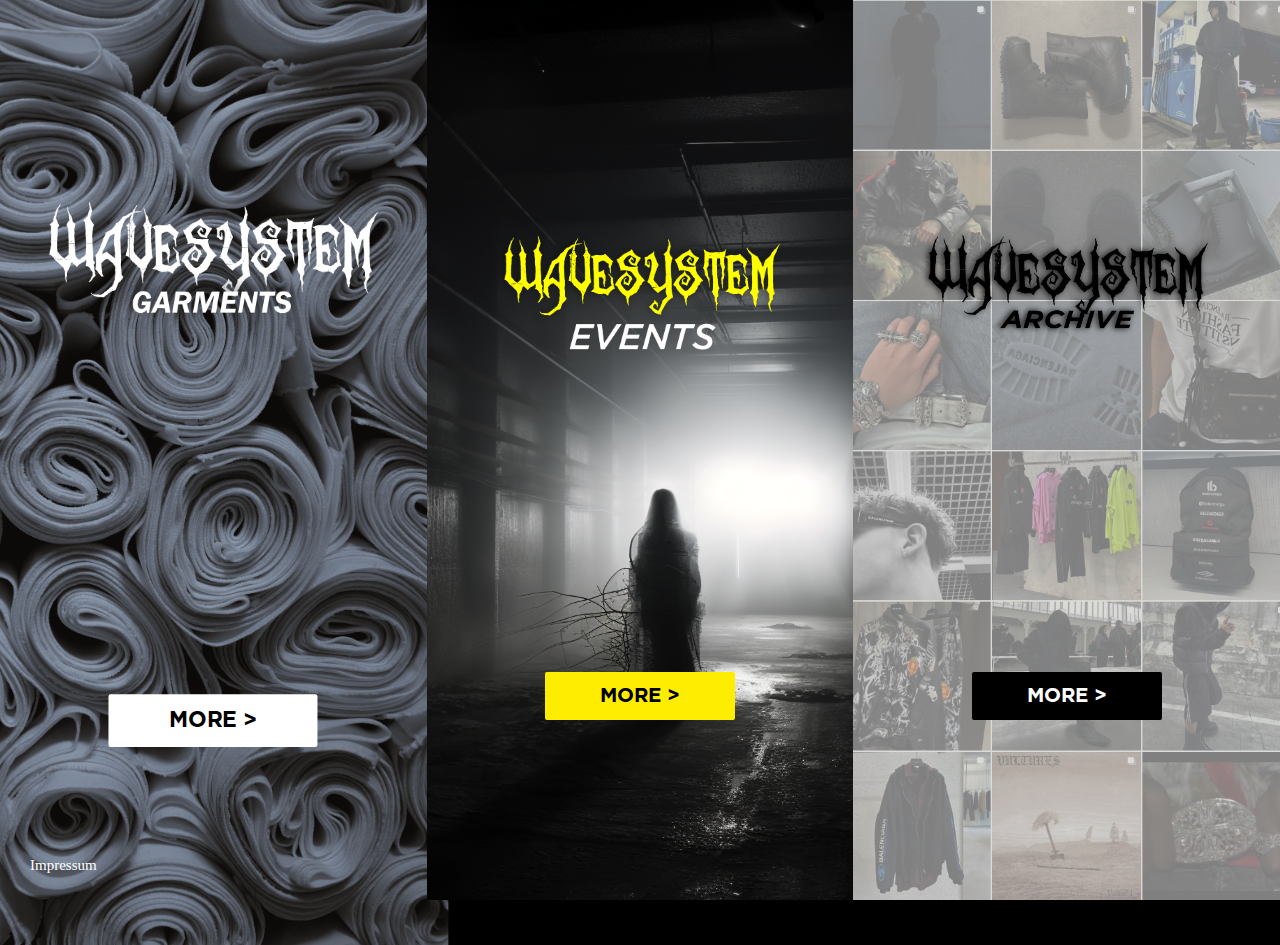
<file: index.html>
<!DOCTYPE html>
<html>

<head>
    <meta charset="utf-8">
    <meta http-equiv="X-UA-Compatible" content="IE=edge">
    <title>wavesystem</title>
    <meta name="viewport" content="width=device-width, initial-scale=1">
    <link rel="stylesheet" href="Landingpage/style.css">
</head>


<body class="index">
   <a href="./impressum.html" class="impressum-link">Impressum</a>

    <div class="section garments">
        <img src="img/ws-garments.png" alt="WaveSystem Logo" class="logo">
        <a href="garments.html" class="button button-garments">MORE ></a>
    </div>

    <div class="section events">
        <img src="img/ws-envents-white.png" alt="WaveSystem Logo" class="logo">
        <a href="events.html" class="button button-events">MORE ></a>
    </div>

    <div class="section archive">
        <img src="img/ws-archive.png" alt="WaveSystem Logo" class="logo">
        <a href="https://www.instagram.com/wavesystem_archive" target="_blank" class="button button-archive">MORE ></a>
    </div>

</body>
</html>
</file>
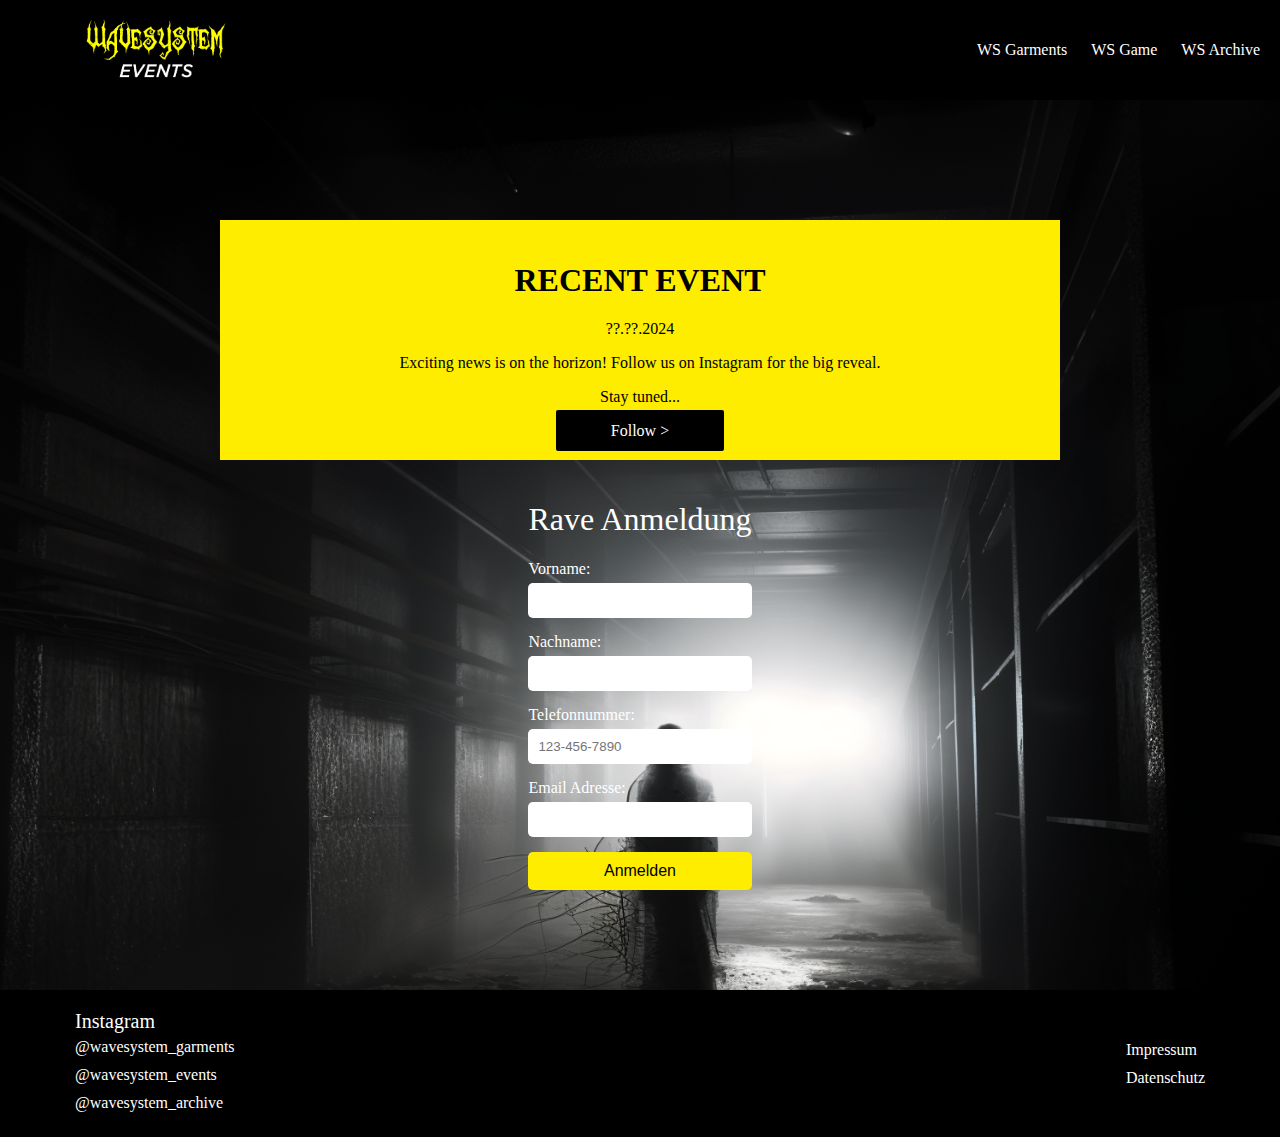
<file: events.html>
<!DOCTYPE html>
<html lang="de">

<head>
    <meta charset="utf-8">
    <meta http-equiv="X-UA-Compatible" content="IE=edge">
    <title>Wavesystem Events</title>
    <meta name="viewport" content="width=device-width, initial-scale=1">
    <link rel="stylesheet" href="Events/events_style.css">
</head>


<body>
    <header>
        <a href="./index.html" class="logolink"><img src="./img/ws-envents-white.png" alt="Logo" class="logo"></a>
        <div class="nav">
            <a href="./garments.html" class="link">WS Garments</a>
            <a href="./Dino game/game.html" class="link">WS Game</a>
            <a href="https://www.instagram.com/wavesystem_archive" target="_blank" class="link">WS Archive</a>
        </div>
    </header>


    <main>
        <section class="recent-event">
            <h1 class="titel">RECENT EVENT</h1>
            <p>??.??.2024</p>
            <p>Exciting news is on the horizon! Follow us on Instagram for the big reveal.</p>
            <p>Stay tuned...<br></p>
            <a href="https://www.instagram.com/wavesystem_events" target="_blank" class="follow-button">Follow ></a>
        </section>
        <div class="container">
            <h1 class="form-titel">Rave Anmeldung</h1>
            <form id="raveForm">
                <label for="firstName">Vorname:</label>
                <input type="text" id="firstName" name="firstName" required>
                
                <label for="lastName">Nachname:</label>
                <input type="text" id="lastName" name="lastName" required>
                
                <label for="phone">Telefonnummer:</label>
                <input type="tel" id="phone" name="phone" required pattern="[0-9]{3}-[0-9]{3}-[0-9]{4}" placeholder="123-456-7890">
                
                <label for="email">Email Adresse:</label>
                <input type="email" id="email" name="email" required>
                
                <button class="anmelden-formular" type="submit">Anmelden</button>
                <div id="spinner" class="hidden">Lädt...</div>
                <div id="error-message" class="hidden">Diese Email wird schon verwendet</div>
            </form>
        </div>
    </main>



    <footer>
        <div class="footer-section">
            <p class="footer-titel">Instagram</p>
            <a href="https://www.instagram.com/wavesystem_garments" target="_blank">@wavesystem_garments</a>
            <a href="https://www.instagram.com/wavesystem_events" target="_blank">@wavesystem_events</a>
            <a href="https://www.instagram.com/wavesystem_archive" target="_blank">@wavesystem_archive</a>
        </div>
        <div class="footer-section">
            <a href="./impressum.html">Impressum</a>
            <a href="./impressum.html">Datenschutz</a>
        </div>
    </footer>
</html>
</file>
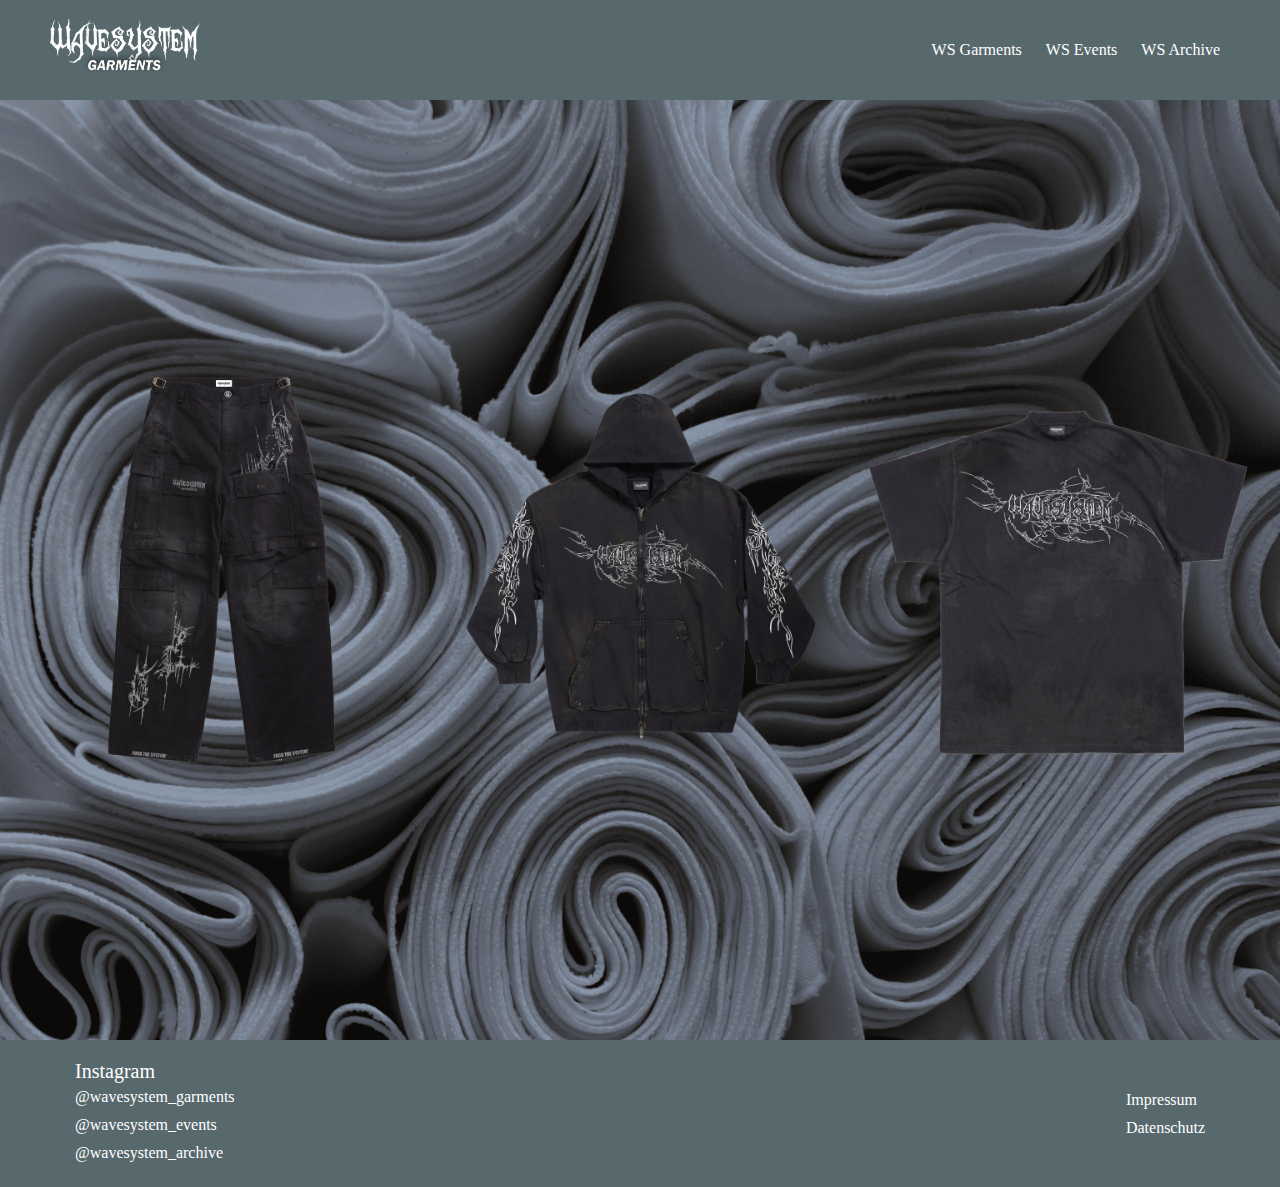
<file: garments.html>
<!DOCTYPE html>
<html lang="de" class="backgroundStart main-page">

<head>
    <meta charset="utf-8">
    <meta http-equiv="X-UA-Compatible" content="IE=edge">
    <title>Wavesystem Garments</title>
    <meta name="viewport" content="width=device-width, initial-scale=1">
    <link rel="stylesheet" href="Garments/garments_style.css">
</head>


<body>
    <header>
        <a href="./index.html" class="logo-link"><img src="./img/ws-garments.png" alt="Logo" class="logo"></a>
        <div class="nav">
            <a href="./garments.html" class="link">WS Garments</a>
            <a href="./events.html" class="link">WS Events</a>
            <a href="https://www.instagram.com/wavesystem_archive" target="_blank" class="link">WS Archive</a>
        </div>
    </header>


    <main>
        <div class="product-grid">
            <a href="./Garments/cargo.html" class="product-link">
                <img src="./img/Cybersiglism Cargo.png" alt="Produkt 1">
            </a>
            <a href="./Garments/ziphoodie.html" class="product-link">
                <img src="./img/Cybersiglism Zip Hoodie.png" alt="Produkt 2">
            </a>
            <a href="./Garments/tshirt.html" class="product-link">
                <img src="./img/Cybersilism Tee.png" alt="Produkt 3">
            </a>
            <!-- Weitere Produktlinks können hier hinzugefügt werden -->
        </div>
    </main>


    <footer>
        <div class="footer-section">
            <p class="footer-titel">Instagram</p>
            <a href="https://www.instagram.com/wavesystem_garments" target="_blank">@wavesystem_garments</a>
            <a href="https://www.instagram.com/wavesystem_events" target="_blank">@wavesystem_events</a>
            <a href="https://www.instagram.com/wavesystem_archive" target="_blank">@wavesystem_archive</a>
        </div>
        <div class="footer-section">
            <a href="./impressum.html">Impressum</a>
            <a href="./impressum.html">Datenschutz</a>
        </div>
    </footer> 
</body>
</html>
</file>
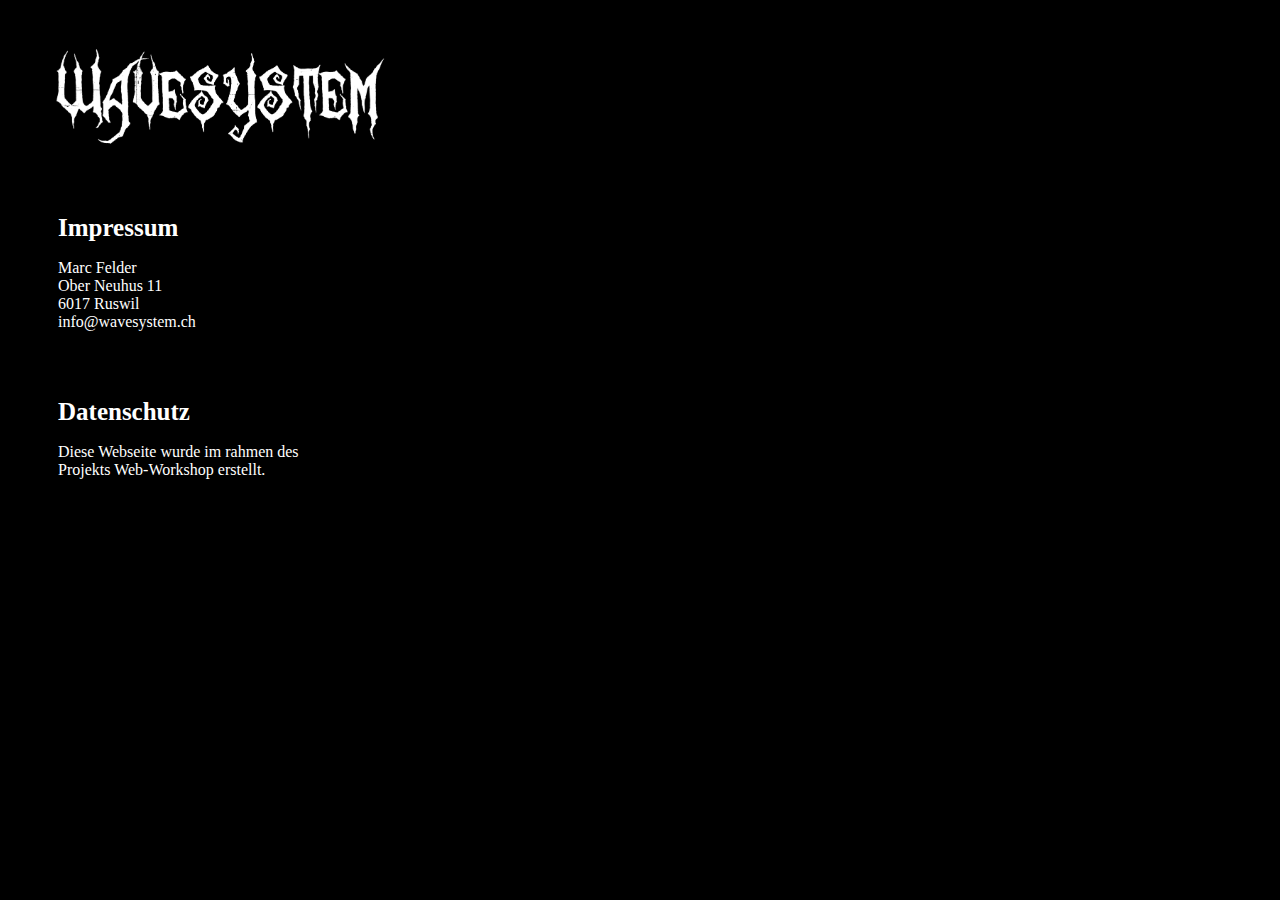
<file: impressum.html>
<!DOCTYPE html>
<html lang="de">

<head>
    <meta charset="UTF-8">
    <meta name="viewport" content="width=device-width, initial-scale=1.0">
    <title>impressum</title>
    <link rel="stylesheet" href="./Landingpage/style.css">
</head>

<body class="impressum-site">
    <a href="./index.html" class="logolink"><img src="./img/ws-logo-white.png" alt="Logo" class="logo-impressum"></a>
    <div class="impressum-section">
        <h1 class="titel">Impressum</h1>    
        <p>Marc Felder<br>
        Ober Neuhus 11<br>
        6017 Ruswil<br>
        info@wavesystem.ch</p>

    </div>
    <div class="impressum-section">
        <h1 class="titel">Datenschutz</h1>
        <p>Diese Webseite wurde im rahmen des<br>
            Projekts Web-Workshop erstellt.</p>
    </div>
    </div>
    </div>
</body>

</html>
</file>
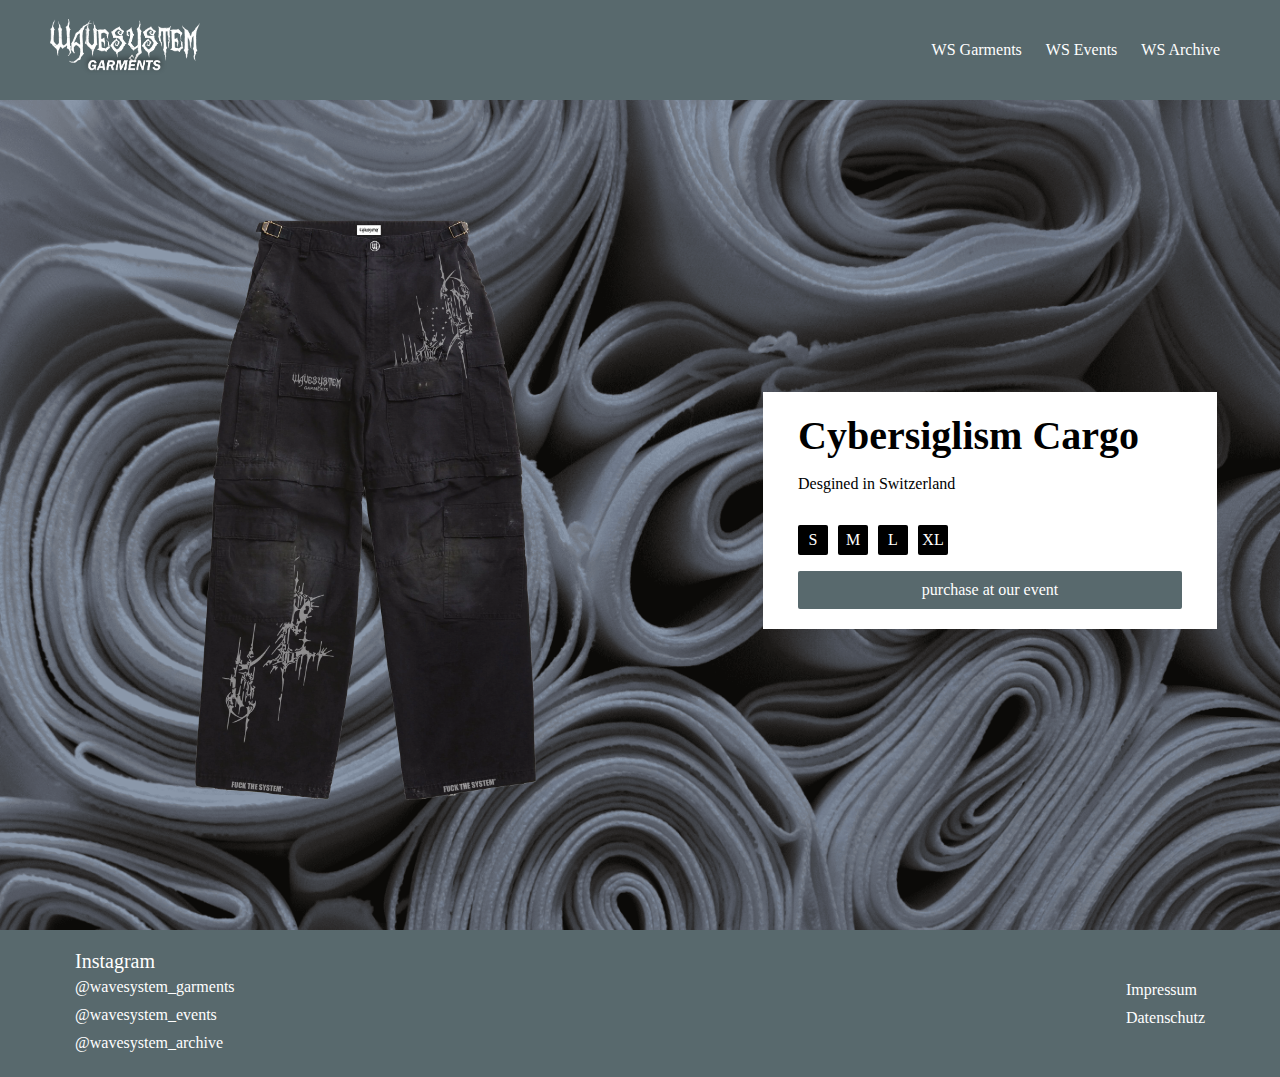
<file: Garments/cargo.html>
<!DOCTYPE html>
<html lang="de" class="backgroundStart main-page">

<head>
    <meta charset="utf-8">
    <meta http-equiv="X-UA-Compatible" content="IE=edge">
    <title>Wavesystem Garments</title>
    <meta name="viewport" content="width=device-width, initial-scale=1">
    <link rel="stylesheet" href="./garments_product_style.css">
</head>


<body>
    <header>
        <a href="../index.html" class="logo-link"><img src="../img/ws-garments.png" alt="Logo" class="logo"></a>
        <div class="nav">
            <a href="../garments.html" class="link">WS Garments</a>
            <a href="../events.html" class="link">WS Events</a>
            <a href="https://www.instagram.com/wavesystem_archive" target="_blank" class="link">WS Archive</a>
        </div>
    </header>


<main>
    <img src="../img/Cybersiglism Cargo.png" alt="Produktbild" class="produktbild">
    <div class="product-details">
        <h1 class="titel">Cybersiglism Cargo</h1>
        <p class="details">Desgined in Switzerland</p>
        <div class="size">
            <p class="size-button">S</p>
            <p class="size-button">M</p>
            <p class="size-button">L</p>
            <p class="size-button">XL</p>
        </div>
        <a href="../events.html" class="purchase">purchase at our event</a>
    </div>
</main>

    <footer>
        <div class="footer-section">
            <p class="footer-titel">Instagram</p>
            <a href="https://www.instagram.com/wavesystem_garments" target="_blank">@wavesystem_garments</a>
            <a href="https://www.instagram.com/wavesystem_events" target="_blank">@wavesystem_events</a>
            <a href="https://www.instagram.com/wavesystem_archive" target="_blank">@wavesystem_archive</a>
        </div>
        <div class="footer-section">
            <a href="../impressum.html">Impressum</a>
            <a href="../impressum.html">Datenschutz</a>
        </div>
    </footer> 
</body>
</html>
</file>
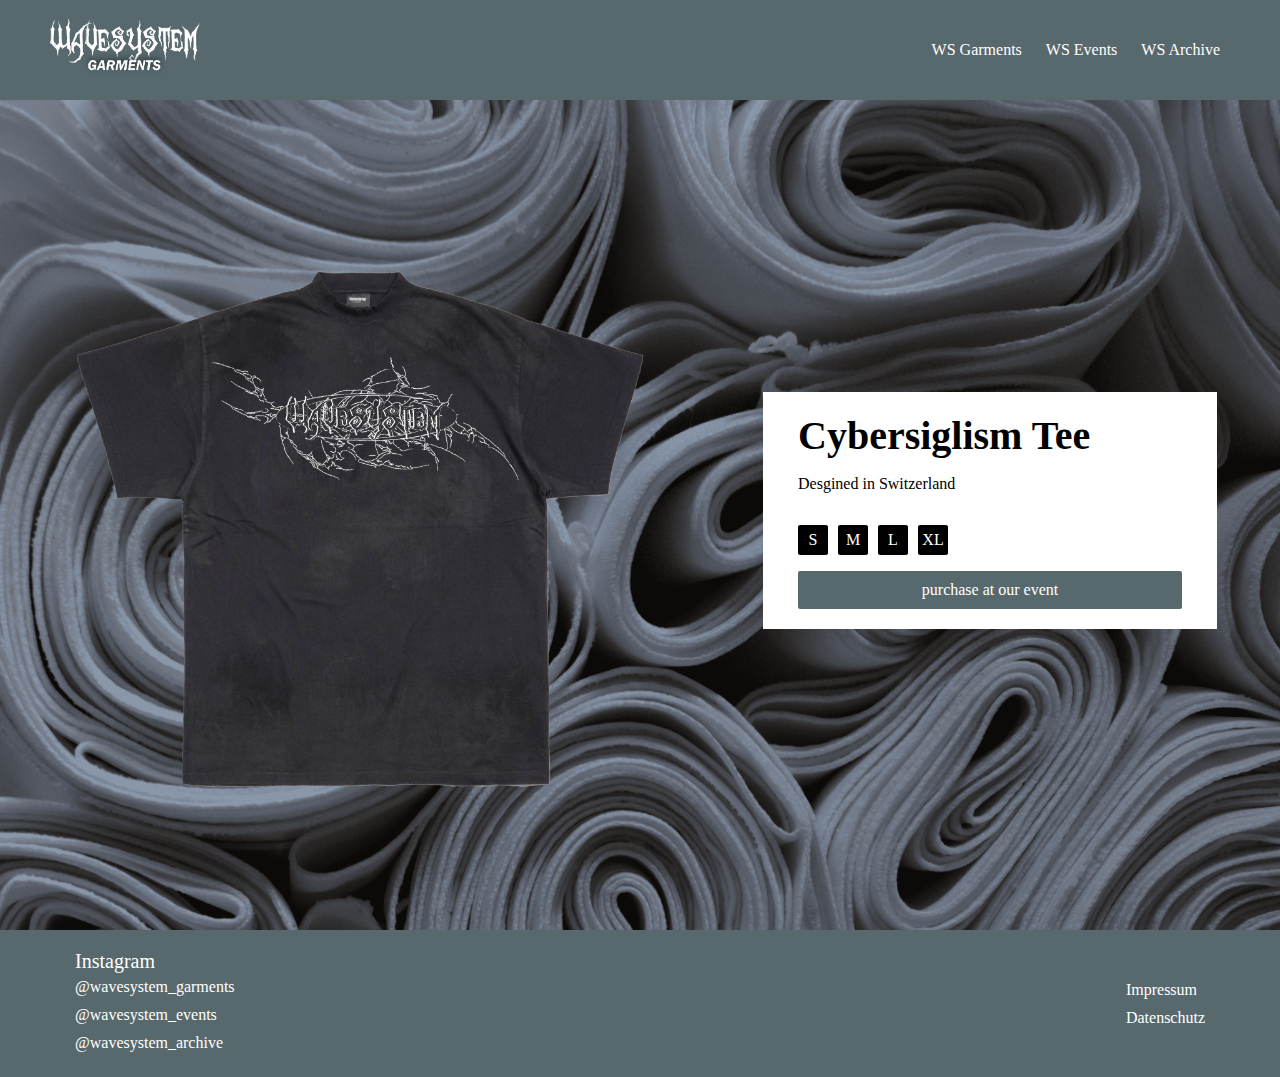
<file: Garments/tshirt.html>
<!DOCTYPE html>
<html lang="de" class="backgroundStart main-page">

<head>
    <meta charset="utf-8">
    <meta http-equiv="X-UA-Compatible" content="IE=edge">
    <title>Wavesystem Garments</title>
    <meta name="viewport" content="width=device-width, initial-scale=1">
    <link rel="stylesheet" href="./garments_product_style.css">
</head>


<body>
    <header>
        <a href="../index.html" class="logo-link"><img src="../img/ws-garments.png" alt="Logo" class="logo"></a>
        <div class="nav">
            <a href="../garments.html" class="link">WS Garments</a>
            <a href="../events.html" class="link">WS Events</a>
            <a href="https://www.instagram.com/wavesystem_archive" target="_blank" class="link">WS Archive</a>
        </div>
    </header>


<main>
    <img src="../img/Cybersilism Tee.png" alt="Produktbild" class="produktbild">
    <div class="product-details">
        <h1 class="titel">Cybersiglism Tee</h1>
        <p class="details">Desgined in Switzerland</p>
        <div class="size">
            <p class="size-button">S</p>
            <p class="size-button">M</p>
            <p class="size-button">L</p>
            <p class="size-button">XL</p>
        </div>
        <a href="../events.html" class="purchase">purchase at our event</a>
    </div>
</main>

    <footer>
        <div class="footer-section">
            <p class="footer-titel">Instagram</p>
            <a href="https://www.instagram.com/wavesystem_garments" target="_blank">@wavesystem_garments</a>
            <a href="https://www.instagram.com/wavesystem_events" target="_blank">@wavesystem_events</a>
            <a href="https://www.instagram.com/wavesystem_archive" target="_blank">@wavesystem_archive</a>
        </div>
        <div class="footer-section">
            <a href="../impressum.html">Impressum</a>
            <a href="../impressum.html">Datenschutz</a>
        </div>
    </footer> 
</body>
</html>
</file>
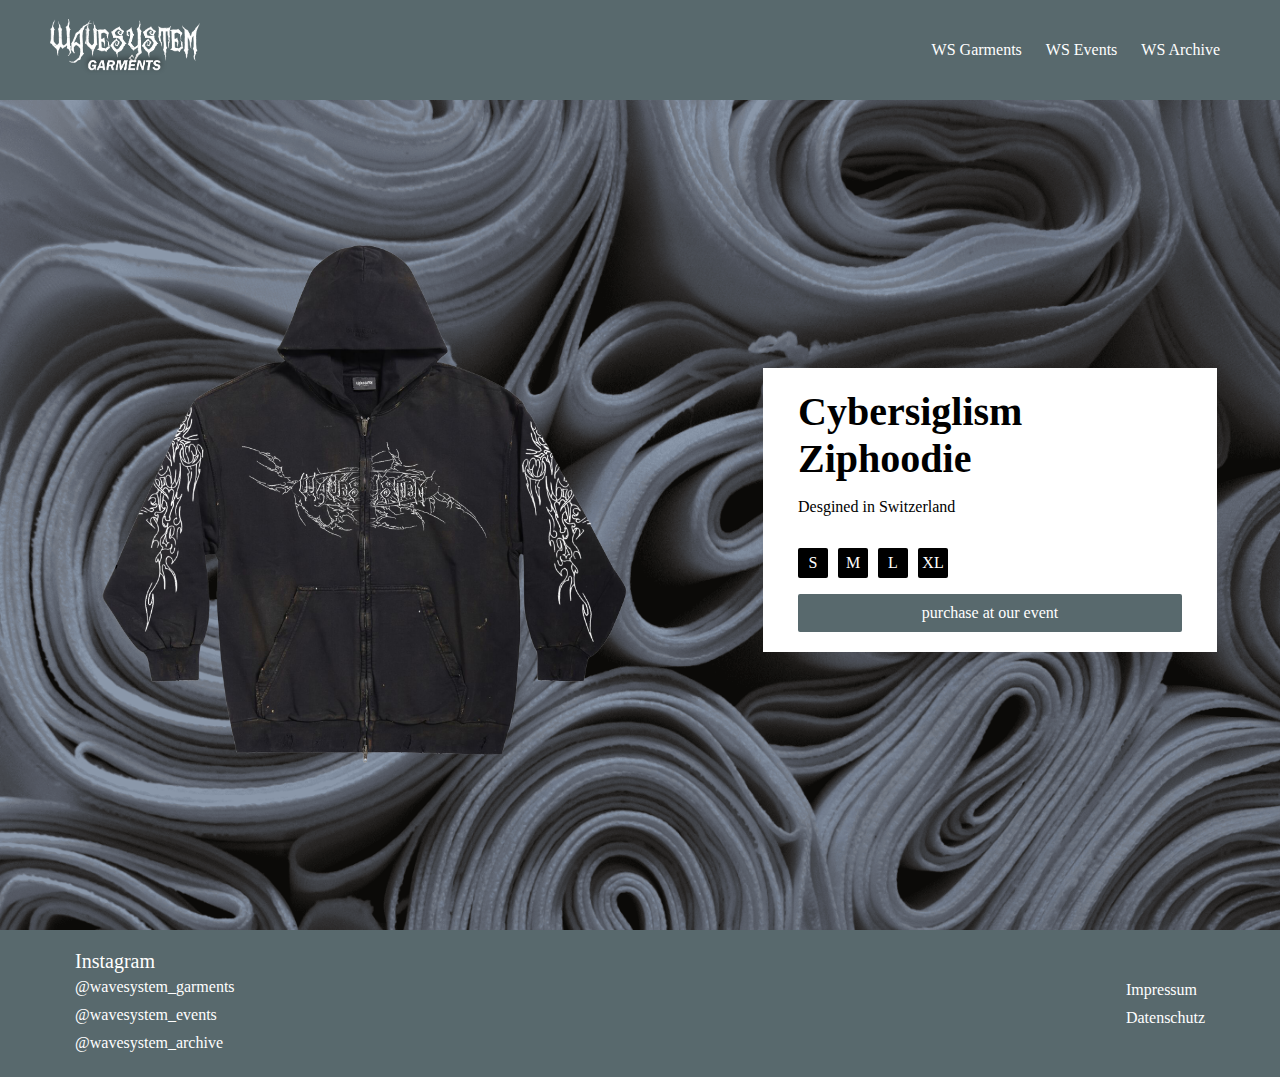
<file: Garments/ziphoodie.html>
<!DOCTYPE html>
<html lang="de" class="backgroundStart main-page">

<head>
    <meta charset="utf-8">
    <meta http-equiv="X-UA-Compatible" content="IE=edge">
    <title>Wavesystem Garments</title>
    <meta name="viewport" content="width=device-width, initial-scale=1">
    <link rel="stylesheet" href="./garments_product_style.css">
</head>


<body>
    <header>
        <a href="../index.html" class="logo-link"><img src="../img/ws-garments.png" alt="Logo" class="logo"></a>
        <div class="nav">
            <a href="../garments.html" class="link">WS Garments</a>
            <a href="../events.html" class="link">WS Events</a>
            <a href="https://www.instagram.com/wavesystem_archive" target="_blank" class="link">WS Archive</a>
        </div>
    </header>


<main>
    <img src="../img/Cybersiglism Zip Hoodie.png" alt="Produktbild" class="produktbild">
    <div class="product-details">
        <h1 class="titel">Cybersiglism Ziphoodie</h1>
        <p class="details">Desgined in Switzerland</p>
        <div class="size">
            <p class="size-button">S</p>
            <p class="size-button">M</p>
            <p class="size-button">L</p>
            <p class="size-button">XL</p>
        </div>
        <a href="../events.html" class="purchase">purchase at our event</a>
    </div>
</main>

    <footer>
        <div class="footer-section">
            <p class="footer-titel">Instagram</p>
            <a href="https://www.instagram.com/wavesystem_garments" target="_blank">@wavesystem_garments</a>
            <a href="https://www.instagram.com/wavesystem_events" target="_blank">@wavesystem_events</a>
            <a href="https://www.instagram.com/wavesystem_archive" target="_blank">@wavesystem_archive</a>
        </div>
        <div class="footer-section">
            <a href="../impressum.html">Impressum</a>
            <a href="../impressum.html">Datenschutz</a>
        </div>
    </footer> 
</body>
</html>
</file>
<file: Landingpage/style.css>
/* Lokale Schriftartdefinition */
@font-face {
        font-family: 'Gotham-Bold';
        src: url('../Fonts/Gotham-Bold.otf') format('truetype');
        font-weight: normal;
        font-style: normal;
}

.index {
    display: flex;
    margin: 0;
    height: 100vh; /* Volle Höhe des Viewports */
    overflow: hidden; /* Verhindert Scrollen */
    background-color: black;
    font-family: Gotham;
}

a {
    text-decoration: none; /* Entfernt die Unterstreichung von Links */
}

.impressum-link {
    position: absolute;  /* Setzt den Impressum-Link relativ zum nächstgelegenen positionierten Vorfahren (hier: body) */
    z-index: 1000;       /* Stellt sicher, dass der Link über anderen Inhalten angezeigt wird */
    bottom: 2vh;           /* Abstand vom oberen Rand des Bildschirmes */
    left: 2vh;         /* Abstand vom rechten Rand des Bildschirmes */
    font-family: Gotham-Book;   /* Legt die Schriftart fest */
    font-size: 15px;     /* Legt die Schriftgröße fest */
    color: white;        /* Weißer Text, der auf dem schwarzen Hintergrund hervorsticht */
    padding: 8px 12px;   /* Abstand um den Text */
}


.section {
    width: 33.33%; /* Jede Sektion nimmt ein Drittel des Bildschirms ein */
    height: 100vh; /* Volle Höhe des Bildschirmes */
    background-size: cover;
    background-position: center;
    position: relative; /* Ermöglicht das Positionieren von Logo und Button */
    transition: transform 0.5s ease; /* Fügt eine sanfte Animation beim Hover hinzu */
    display: flex;
    flex-direction: column;
    align-items: center;
    justify-content: center;
}

.garments {
    background-image: url('../img/Stoffrollen.png');
}

.events {
    background-image: url('../img/hintergrund.png');
}

.archive {
    background-image: url('../img/Insta.png');
}

.section:hover {
    transform: scale(1.1); /* Vergrößert die Sektion beim Hover */
}

.logo {
    position: absolute;
    top: 25%; /* Positioniert das Logo weiter unten */
    width: 70%; /* Erhöht die Größe des Logos */
}




/* Spezifische Stile für jeden Button */
.button {
    position: absolute;
    bottom: 20%; /* Positioniert den Button weiter oben */
    padding: 12px 55px; /*Lässt den Rand Oben und Unten 12px sein und an den Seiten 55px*/
    font-family: Gotham-Bold;
    font-size: 20px;
    border-style: none;
    border-radius: 2px;
}

.button-garments {
    background-color: #ffffff;
    color: #000000;
}

.button-events {
    background-color: #ffed00;
    color: #000000;
}

.button-archive {
    background-color: #000000;
    color: #ffffff;
}


.button:hover {
    opacity: 0.8; /* Verringert die Transparenz beim Hover leicht */
}

/* Ab hier beginnt das Responive Desing */

@media screen and (max-width: 1000px) {
    .logo {
        width: 80%; /* Erhöht die Größe des Logos */
    }
    }

@media screen and (max-width: 750px) {
    .button {
        padding: 9px 45px; /*Lässt den Rand Oben und Unten 12px sein und an den Seiten 55px*/
        font-size: 15px;
    }

    .logo {
        width: 90%; /* Erhöht die Größe des Logos */
    }

    .impressum {
        font-size: 12px;
    }
    }

@media screen and (max-width: 550px) {
    .button {
        padding: 8px 35px; /*Lässt den Rand Oben und Unten 12px sein und an den Seiten 55px*/
        font-family: Gotham-Bold;
        font-size: 12px;
    }

    .impressum {
        font-size: 10px;
        left: 1.5vh;
        bottom: 1.5vh;
    }
    }

@media screen and (max-width: 420px) {
    .button {
        padding: 7px 25px; /*Lässt den Rand Oben und Unten 12px sein und an den Seiten 55px*/
        font-size: 10px;
    }
    }


@media screen and (max-width: 420px) {
    .button {
        padding: 7px 20px; /*Lässt den Rand Oben und Unten 12px sein und an den Seiten 55px*/
        font-size: 10px;
    }
    }

@media screen and (max-width: 330px) {
    .button {
        padding: 7px 15px; /*Lässt den Rand Oben und Unten 12px sein und an den Seiten 55px*/
        font-size: 10px;
    }
    }








    /* Ab hier beginnt das Design der Impressum Unterseite */

    .impressum-site {
        color: #ffffff;
        background-color: #000000;
        font-family: Gotham;
    }

    .logolink {
        margin: 50px;
    }
    
    .logo-impressum {
        width: 350px;
        margin-top: 30px;
        margin-left: -15px;
    }

    .impressum-section {
        padding-left: 50px;
        padding-top: 35px;
    }

    .titel {
        font-size: 25px;
    }
</file>
<file: Events/events_style.css>
body {
  margin: 0;
  padding: 0;
  font-family: Gotham;
}

a {
  text-decoration: none;
  color: #ffffff;
  margin: 10px;
  font-family: Gotham;
}

a:hover {
  text-decoration: underline;
}


header {
  background-color: #000000;
  height: 100px;
  color: white;
  display: flex;
  justify-content: space-between;
  align-items: center;
}

.logolink {
  margin: 50px;
}

.logo {
  width: 150px;
  margin-left: 30px;
}

.links {
  margin: 50px;
}

.nav {
  margin: 10px;
  text-decoration: none;
  color: white;
}

.link:hover {
  text-decoration: underline;
  color: #ffed00;
}




main {
  display: flex;
  flex-direction: column;
  justify-content: center;
  align-items: center;
  padding: 75px 50px;
  height: calc(100vh - 160px);
  background-image: url("../img/hintergrund.png");
  background-size: cover;
  background-repeat: no-repeat;
  background-position: center top;
}

.recent-event {
  background-color: #ffed00;
  margin: 20px;
  padding: 20px;
  width: 80%;
  max-width: 800px;
  text-align: center;
}

.titel {
  color: #000000;
}
 
.recent-event p {
  font-size: 16px;
}

.container {
  padding 20px 50px;
}

.follow-button {
  margin-top: 30px;
  padding: 12px 55px; /*Lässt den Rand Oben und Unten 12px sein und an den Seiten 55px*/
  font-family: Gotham-Bold;
  text-decoration: none;
  border-style: none;
  border-radius: 2px;
  background-color: #000000;
  color: #ffffff;
}

.follow-button:hover {
  text-decoration: none;
  background-color: #000000e0;
  color: #ffffff;
}

.form-titel {
  color: #ffffff;
  font-family: Gotham-Bold;
  font-weight: normal;
}


footer {
  background-color: #000000;
  color: #ffffff;
  padding: 20px 75px;
  display: flex;
  justify-content: space-between;
  align-items: center;
}

.footer-section {
  display: flex;
  flex-direction: column;
}

.footer-titel {
  margin: 0;
  font-size: 20px;
}

.footer-section a {
  color: white;
  margin: 5px 0;
}

.footer-section a:hover {
  text-decoration: underline;
  color: #ffed00;
}



form {
    display: flex;
    flex-direction: column;
}

label {
    margin-bottom: 5px;
    color: white;
}

input[type="text"],
input[type="tel"],
input[type="email"] {
    margin-bottom: 15px;
    padding: 10px;
    border: none;
    border-radius: 5px;
}

input[type="text"]:focus,
input[type="tel"]:focus,
input[type="email"]:focus {
    outline: none;
    box-shadow: 0 0 5px rgba(255, 255, 255, 0.5);
}

.anmelden-formular {
    padding: 10px;
    border: none;
    border-radius: 5px;
    background-color: #ffed00;
    color: #000000;
    font-size: 16px;
    cursor: pointer;
    transition: background-color 0.3s ease;
}

button:hover {
    background-color: #ffee00e0;
}

.hidden {
    display: none;
}

#spinner {
    color: white;
    margin-top: 10px;
}

#error-message {
    color: red;
    margin-top: 10px;
}






/* Responsive Design */

@media (max-width: 675px) {
  .nav a {
      font-size: 12px;
      margin: 2px;
      display: flex;
      columns: row;
  }

  .recent-event {
    margin-top: 50px;
  }


  footer {
      padding: 20px 25px;
  }
}
</file>
<file: Garments/garments_style.css>
@font-face {
    src: url('../Fonts/Gotham-Bold.otf') format('truetype');
    font-weight: normal;
    font-style: normal;
}

body, a {
    margin: 0;
    padding: 0;
    font-family: Gotham;
    color: #ffffff;
    text-decoration: none;
}

a:hover {
    text-decoration: underline;
    color: #000000;
}

header {
    background-color: #58696d;
    height: 100px;
    display: flex;
    justify-content: space-between;
    align-items: center;
    padding: 0 50px;
}

.logo-link img {
    width: 150px;
}

.nav a {
    margin: 10px;
}



main {
    display: flex;
    justify-content: center;
    align-items: center;
    flex: 1 0 auto; /* Ermöglicht Flexibilität im Wachstum ohne Überlauf */
    min-height: 0; /* Hilft gegen Überlaufprobleme bei Flexbox in einigen Browsern */
    padding: 20px;
    min-height: 100vh;
    background-image: url("../img/Stoffrollen.png");
    background-size: cover;
    background-position: center top;
}

.product-grid {
    display: flex;
    flex-wrap: wrap;
    gap: 20px;
    justify-content: center;
}

.product-link {
    width: 400px;
    height: 400px;
    overflow: hidden;
    border-radius: 10px;
    transition: transform 0.3s;
}

.product-link:hover {
    transform: scale(1.05);
}

.product-link img {
    width: 100%;
    height: 100%;
    object-fit: cover;
}

footer {
    background-color: #58696d;
    padding: 20px 75px;
    display: flex;
    justify-content: space-between;
    align-items: center;
}

.footer-section {
    display: flex;
    flex-direction: column;
}

.footer-titel {
    margin: 0;
    font-size: 20px;
}

.footer-section a {
    margin: 5px 0;
}

.footer-section a:hover {
    text-decoration: underline;
    color: #000000;
}

/* Responsive Design */
@media (max-width: 1200px) {
    .main {
        padding-top: 200px;
    }

    .product-grid {
        align-items: center;
    }

    .product-link {
        width: 30%;
        height: auto;
    }
}

@media (max-width: 650px) {
    .nav a {
        font-size: 12px;
        margin: 2px;
        display: flex;
        columns: row;

    }

    .product-grid {
        flex-direction: column;
        overflow: hidden;
    }

    .product-link {
        width: 50%;
        height: auto;
    }

    footer {
        padding: 20px 25px;
    }
}

@media (max-width: 400px) {
    .product-link {
        width: 70%;
        height: auto;
    }
}
</file>
<file: Garments/garments_product_style.css>
body {
    margin: 0;
    padding: 0;
    font-family: Gotham;
}

a {
    text-decoration: none;
    color: #ffffff;
    font-family: Gotham;
}

a:hover {
    text-decoration: underline;
    color: #000000;
}


header {
    background-color: #58696d;
    height: 100px;
    display: flex;
    justify-content: space-between;
    align-items: center;
    padding: 0 50px;
}

.logo-link img {
    width: 150px;
}

.nav a {
    margin: 10px;
}



main {
    display: flex;
    justify-content: center;
    align-items: center;
    padding-top: 40px;
    padding-bottom: 50px;
    height: calc(100vh - 160px);
    background-image: url("../img/Stoffrollen.png"); /* Pfad zu deinem Bild */
    background-size: cover;
    background-repeat: no-repeat;
    background-position: center top;
}

.titel {
    font-family: Gotham-Bold;
    font-size: 40px;
    margin: 0;
}

.product {
    display: flex;
    align-items: center;
    background-color: #ffffff;
    padding: 50px;
}

.produktbild {
    height: 600px;
    margin-right: 100px;
}

.product-details {
    display: flex;
    flex-direction: column;
    width: 30%;
    background-color: #ffffff;
    padding: 20px 35px;
}

.size {
    display: flex;
    gap: 10px;
    color: #ffffff;
}

.size-button {
    display: flex;
    justify-content: center;
    align-items: center;
    background-color: #000000;
    width: 30px;
    height: 30px;
    border-radius: 2px;
}

.purchase {
    display: flex;
    justify-content: center;
    padding: 10px 20px;
    font-size: 16px;
    background-color: #58696d;
    color: white;
    border: none;
    border-radius: 2px;
}

.purchase:hover {
    background-color: #58696de0;
    text-decoration: none;
    color: #ffffff;
}



footer {
    background-color: #58696d;
    color: #ffffff;
    padding: 20px 75px;
    display: flex;
    justify-content: space-between;
    align-items: center;
  }
  
  .footer-section {
    display: flex;
    flex-direction: column;
  }
  
  .footer-titel {
    margin: 0;
    font-size: 20px;
  }
  
  .footer-section a {
    color: white;
    margin: 5px 0;
  }
  
  .footer-section a:hover {
    text-decoration: underline;
    color: #000000;
  }






  /* Responsive Desgin */
  @media (max-width: 1200px) {
    .product {
        padding: 50px;
    }
    
    .produktbild {
        height: 450px;
        margin-right: 50px;
    }
    
    .product-details {
        width: 30%;
        padding: 20px 35px;
        padding-left: 15px;
    }
}

@media (max-width: 880px) {
    .produktbild {
        height: 350px;
        margin-right: 25px;
    }

}

@media (max-width: 810px) {
    main {
        display: block;
        padding: 25px;
        height: 115vh;
    }

    .produktbild {
        width: 100%;
        height: auto;
        margin-bottom: 20px;
    }

    .product-details {
        width: 85%;
        justify-content: center;
        padding: 20px 50px;
        margin-bottom: 200px;

    }
}


  @media (max-width: 650px) {
    .nav a {
        font-size: 12px;
        margin: 2px;
        display: flex;
        columns: row;
    }

    .product-details {
        margin: 0;
        padding: 20px;
        justify-content: center;
        width: 90%;
    }

    main {
        height: auto;
    }

    footer {
        padding: 20px 25px;
    }
}

@media (max-width: 550px) {
    header {
      padding: 0 20px;
    }

    .titel {
        font-size: 20px;
    }

    .details {
        font-size: 12px;
    }
}

@media (max-width: 400px) {

}
</file>
